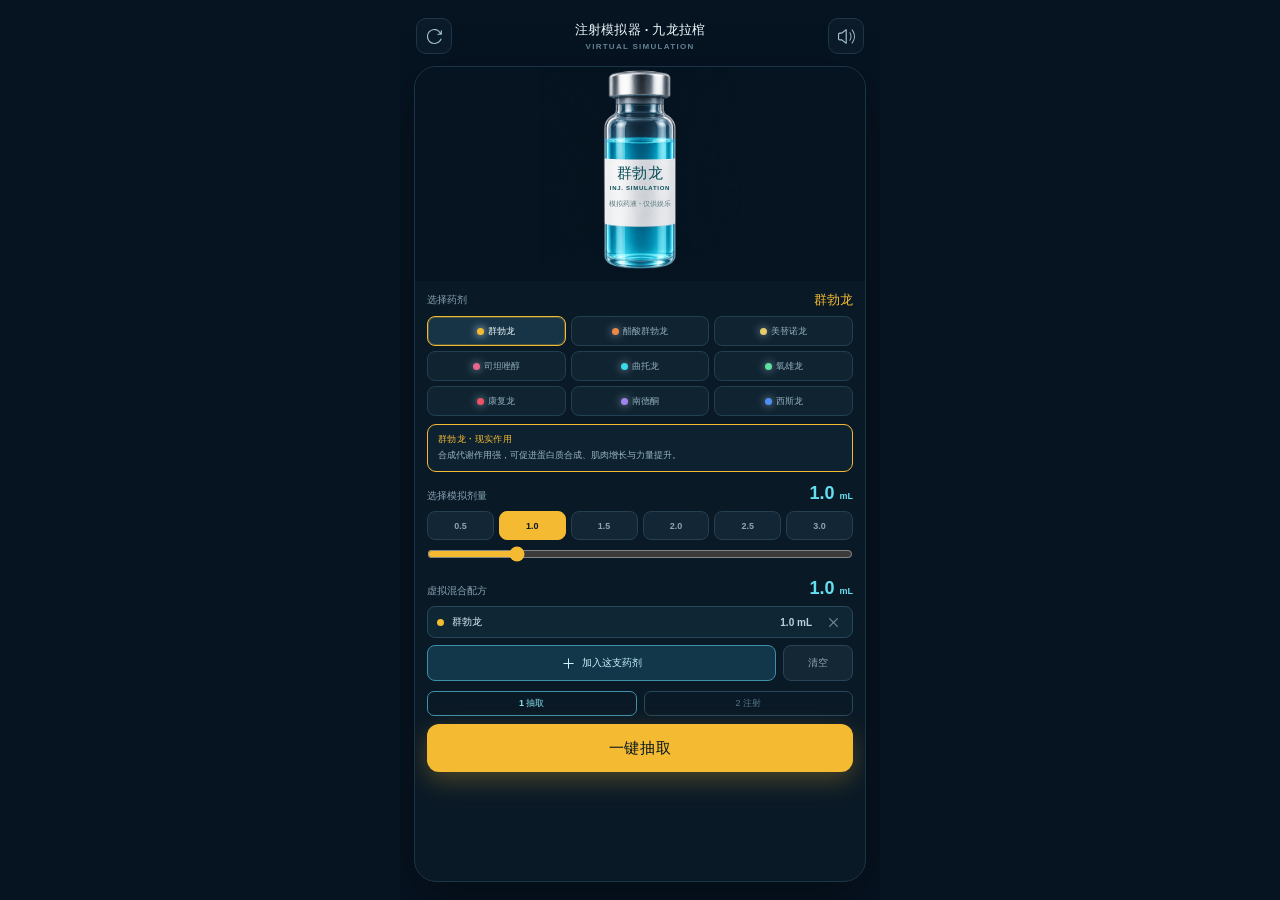
<file: index.html>
<!doctype html>
<html lang="zh-CN">
  <head>
    <meta charset="UTF-8" />
    <meta name="viewport" content="width=device-width, initial-scale=1.0, viewport-fit=cover" />
    <meta name="theme-color" content="#061321" />
    <meta name="description" content="九龙拉棺虚拟注射模拟器" />
    <link rel="manifest" href="/manifest.webmanifest" />
    <link rel="apple-touch-icon" href="/assets/jiulong/app-icon-192.png" />
    <title>九龙拉棺 · 注射模拟器</title>
    <script type="module" crossorigin src="/assets/index-CKshWm_j.js"></script>
    <link rel="stylesheet" crossorigin href="/assets/index-CenGchXX.css">
  </head>
  <body>
    <div id="root"></div>
  </body>
</html>
</file>
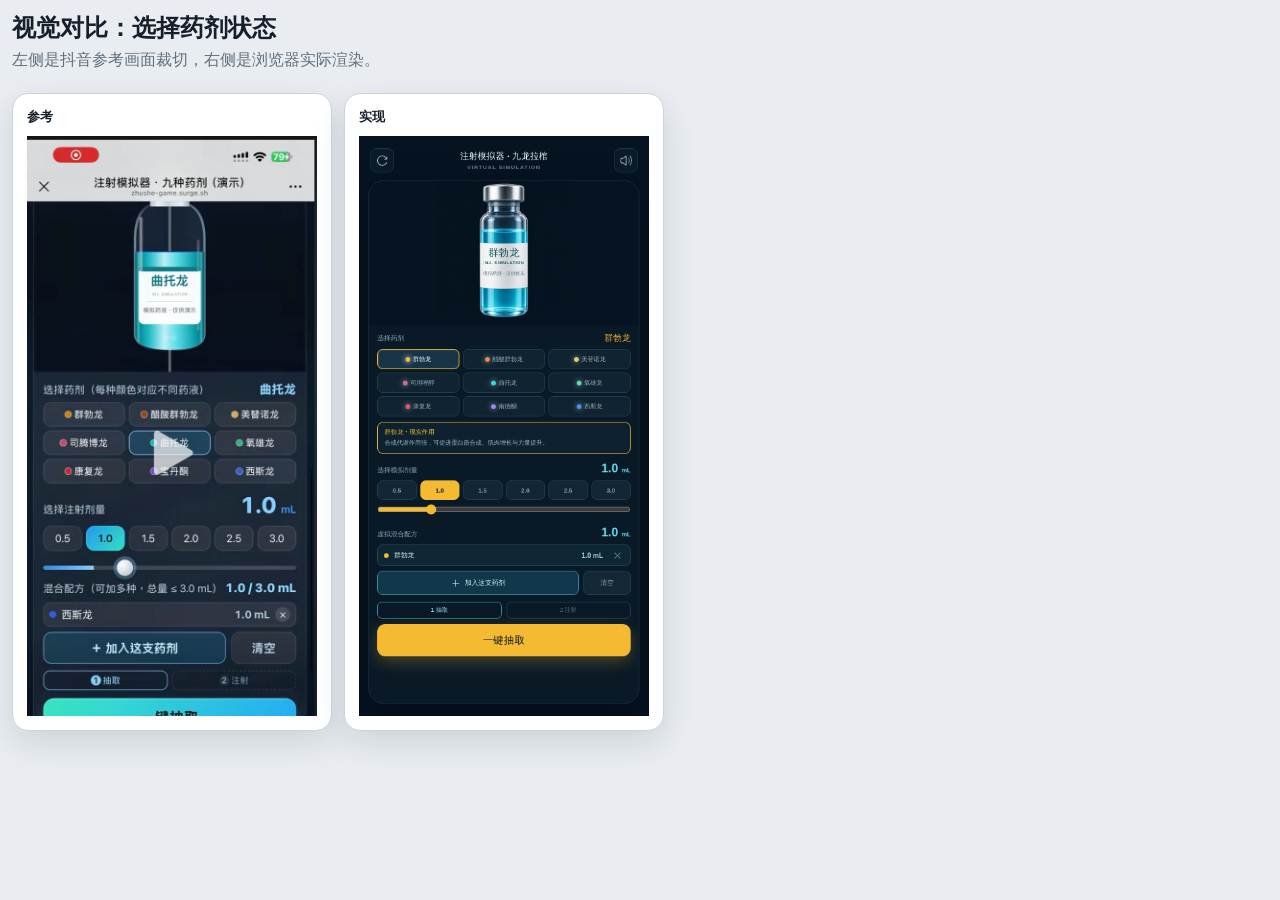
<file: qa-comparison.html>
<!doctype html>
<html lang="zh-CN">
  <head>
    <meta charset="UTF-8" />
    <meta name="viewport" content="width=device-width, initial-scale=1" />
    <title>九龙拉棺设计对比</title>
    <style>
      * { box-sizing: border-box; }
      body { margin: 0; padding: 12px; background: #e9edf1; color: #17202a; font-family: system-ui, sans-serif; }
      h1 { margin: 0 0 6px; font-size: 24px; }
      p { margin: 0 0 22px; color: #61707e; }
      .comparison { display: grid; grid-template-columns: repeat(2, 320px); gap: 12px; align-items: start; }
      .panel { background: white; border: 1px solid #cbd4dc; border-radius: 16px; padding: 14px; box-shadow: 0 12px 32px rgba(20, 35, 50, 0.12); }
      .label { margin-bottom: 10px; font-size: 13px; font-weight: 800; }
      .source-crop { position: relative; width: 290px; height: 580px; overflow: hidden; background: #07131f; }
      .source-crop img { position: absolute; width: 1766px; height: auto; left: -611px; top: -218px; }
      .implementation { width: 290px; height: 580px; overflow: hidden; background: white; }
      iframe { display: block; width: 430px; height: 860px; transform: scale(0.674); transform-origin: top left; border: 0; background: white; }
    </style>
  </head>
  <body>
    <h1>视觉对比：选择药剂状态</h1>
    <p>左侧是抖音参考画面裁切，右侧是浏览器实际渲染。</p>
    <div class="comparison">
      <section class="panel">
        <div class="label">参考</div>
        <div class="source-crop"><img src="/assets/jiulong/reference-douyin.png" alt="抖音参考截图" /></div>
      </section>
      <section class="panel">
        <div class="label">实现</div>
        <div class="implementation"><iframe src="/" title="九龙拉棺实现"></iframe></div>
      </section>
    </div>
  </body>
</html>
</file>
<file: assets/index-CenGchXX.css>
@font-face{font-family:Roboto;font-style:normal;font-display:swap;font-weight:500;src:url(/assets/roboto-latin-500-normal-7RbcRiD8.woff2)format("woff2"),url(/assets/roboto-latin-500-normal-DQZyH_nt.woff)format("woff")}.jiulong-screen{color:#eaf8fb;overscroll-behavior:none;background:#061321;min-height:100%}.phone-stage{background:#061321;overflow:hidden;padding:0!important;display:block!important}.phone-scale-box{margin:0 auto;width:min(100%,480px)!important;height:100dvh!important}.phone-device{width:100%!important;height:100dvh!important;position:relative!important;transform:none!important}.device-screen{width:100%!important;height:100dvh!important;box-shadow:none!important;cursor:auto!important;-webkit-user-select:auto!important;user-select:auto!important;border-radius:0!important;position:relative!important;inset:0!important}.phone-stage,.phone-scale-box,.phone-device,.phone-stage .phone-device .device-screen,.phone-stage .phone-device .device-screen *,.phone-stage .phone-device .device-screen .mobile-scroll,.phone-stage .phone-device .device-screen .mobile-scroll[data-dragging=true]{cursor:auto!important}.phone-stage .phone-device .device-screen button,.phone-stage .phone-device .device-screen input,.phone-stage .phone-device .device-screen [role=button],.phone-stage .phone-device .device-screen .drug-chip{cursor:pointer!important}.device-menu-bar,.phone-bezel,.status-bar,.home-indicator-svg,.android-navigation-bar,.device-camera,.mobile-cursor,.keyboard-dock{display:none!important}.mobile-scroll{touch-action:pan-y!important}.mobile-page{--mobile-safe-area-height:env(safe-area-inset-bottom,0px)!important}.jiulong-app{--accent:#38d9e8;min-height:100dvh;padding:calc(env(safe-area-inset-top,0px) + 18px) 14px calc(var(--mobile-safe-area-height) + 18px);background:#061321;flex-direction:column;font-family:Inter,PingFang SC,Microsoft YaHei,sans-serif;display:flex}button{-webkit-tap-highlight-color:transparent}.app-header{grid-template-columns:36px 1fr 36px;align-items:center;gap:8px;padding:0 2px 12px;display:grid}.title-lockup{flex-direction:column;align-items:center;min-width:0;display:flex}.title-lockup strong{color:#edfafe;letter-spacing:.02em;text-overflow:ellipsis;white-space:nowrap;max-width:100%;font-size:13px;font-weight:760;overflow:hidden}.title-lockup span{color:#678698;letter-spacing:.16em;margin-top:3px;font-size:8px;font-weight:700}.icon-button{color:#a8c6d4;background:#0b1b29;border:1px solid #203749;border-radius:10px;place-items:center;width:36px;height:36px;display:grid}.icon-button:disabled{opacity:.35}.icon-button svg{width:17px;height:17px}.simulator-panel{background:#0a1926;border:1px solid #1b3548;border-radius:22px;flex-direction:column;flex:1;display:flex;overflow:hidden;box-shadow:0 18px 55px #00000057}.vial-stage{background:#061321;height:214px;position:relative;overflow:hidden}.vial-image{object-fit:contain;object-position:center;width:100%;height:100%;display:block;transform:scale(1.42)}.vial-copy{color:#0b4e59;text-align:center;pointer-events:none;flex-direction:column;justify-content:center;align-items:center;width:88px;min-height:58px;display:flex;position:absolute;top:90px;left:50%;transform:translate(-50%)}.vial-copy strong{letter-spacing:.04em;font-size:15px;font-weight:900}.vial-copy span{letter-spacing:.12em;margin-top:2px;font-size:6px;font-weight:800}.vial-copy small{color:#5c7a7e;margin-top:8px;font-size:7px;font-weight:600}.section-heading{color:#86a3b3;justify-content:space-between;align-items:center;padding:10px 12px 7px;font-size:10px;display:flex}.section-heading strong{font-size:13px;transition:color .22s}.drug-grid{grid-template-columns:repeat(3,minmax(0,1fr));gap:5px;padding:0 12px;display:grid}.drug-chip{color:#91aebd;white-space:nowrap;background:#102331;border:1px solid #233f52;border-radius:8px;justify-content:center;align-items:center;gap:4px;min-width:0;height:30px;font-size:9px;font-weight:650;transition:border-color .15s,background-color .15s,color .15s;display:flex}.drug-chip i{border-radius:50%;flex:none;width:7px;height:7px;display:block;box-shadow:0 0 8px}.drug-chip[data-selected=true]{border-color:var(--accent);color:#effcff;box-shadow:inset 0 0 0 1px color-mix(in srgb, var(--accent) 25%, transparent);background:#173447}.drug-summary{background:#0d2130;border:1px solid;border-radius:9px;min-height:48px;margin:8px 12px 0;padding:8px 10px;transition:border-color .18s}.drug-summary span{letter-spacing:.04em;margin-bottom:3px;font-size:9px;font-weight:800;display:block}.drug-summary p{color:#9bb8c5;margin:0;font-size:9px;line-height:1.5}.dose-section,.recipe-section{padding:11px 12px 0}.control-heading{color:#86a3b3;justify-content:space-between;align-items:baseline;margin-bottom:7px;font-size:10px;display:flex}.control-heading strong{color:#65dff0;font-size:18px;font-weight:850}.control-heading small{font-size:9px}.dose-options{grid-template-columns:repeat(6,minmax(0,1fr));gap:5px;display:grid}.dose-chip{color:#8ba4b2;background:#132635;border:1px solid #263f51;border-radius:8px;height:29px;font-size:9px;font-weight:700}.dose-chip[data-selected=true]{border-color:var(--accent);background:var(--accent);color:#071820}.dose-range{width:100%;height:18px;accent-color:var(--accent);margin:5px 0 0}.recipe-list{gap:5px;display:grid}.empty-recipe{color:#5f7d8d;text-align:center;border:1px dashed #294256;border-radius:8px;margin:0;padding:8px 10px;font-size:9px}.recipe-item{color:#dceff5;background:#0f2635;border:1px solid #28475b;border-radius:8px;grid-template-columns:8px 1fr auto 28px;align-items:center;gap:7px;min-height:32px;padding:0 5px 0 9px;font-size:10px;display:grid}.recipe-item>i{border-radius:50%;width:7px;height:7px}.recipe-item>strong{color:#b8d4df;font-size:10px}.recipe-item>button{color:#6f8c9b;background:0 0;border:0;place-items:center;width:28px;height:26px;display:grid}.recipe-actions{grid-template-columns:1fr 70px;gap:7px;margin-top:7px;display:grid}.add-button,.clear-button{border-radius:8px;justify-content:center;align-items:center;gap:6px;height:36px;font-size:10px;font-weight:750;display:flex}.add-button{color:#c8f4fb;background:#12364a;border:1px solid #3e8fac}.clear-button{color:#8ba5b2;background:#142735;border:1px solid #294456}.clear-button:disabled{opacity:.38}.step-tabs{color:#587789;text-align:center;grid-template-columns:1fr 1fr;gap:7px;margin:10px 12px 0;font-size:9px;display:grid}.step-tabs strong,.step-tabs span{border:1px solid #26485c;border-radius:7px;padding:5px}.step-tabs strong{color:#87e5f1;border-color:#3d91ad}.primary-button.draw-button{width:calc(100% - 24px);margin:8px 12px 12px}.primary-button{background:var(--accent);width:calc(100% - 28px);min-height:48px;box-shadow:0 8px 24px color-mix(in srgb, var(--accent) 28%, transparent);color:#04151d;letter-spacing:.04em;border:0;border-radius:12px;margin:14px;font-size:15px;font-weight:850;transition:transform .12s,opacity .12s}.primary-button:active{transform:scale(.985)}.primary-button:disabled{opacity:.42}.process-screen,.complete-screen{flex-direction:column;flex:1;align-items:center;min-height:630px;padding:28px 14px 14px;display:flex}.eyebrow{color:var(--accent);letter-spacing:.16em;text-transform:uppercase;margin:0;font-size:11px;font-weight:800}.syringe-stage{background:#061321;width:190px;height:370px;margin:14px auto 4px;position:relative;overflow:hidden}.syringe-stage.compact{width:170px;height:360px;margin-top:8px}.syringe-image{object-fit:cover;object-position:center;width:100%;height:100%;display:block;position:absolute;inset:0}.syringe-liquid-reveal{filter:saturate(1.08) drop-shadow(0 0 7px color-mix(in srgb, var(--accent) 24%, transparent));transition:clip-path 50ms linear}.syringe-full-state{transition:opacity .16s ease-out}.progress-track{background:#1d3342;border-radius:999px;width:calc(100% - 28px);height:7px;overflow:hidden}.progress-track span{border-radius:inherit;background:var(--accent);height:100%;transition:width 50ms linear;display:block}.process-copy{justify-content:space-between;align-items:baseline;width:calc(100% - 28px);padding-top:9px;display:flex}.process-copy strong{color:var(--accent);font-size:27px;font-weight:840}.process-copy span{color:#7895a5;font-size:11px}.process-screen .primary-button{margin-top:auto}.injecting-screen{padding-top:24px}.injecting-screen .syringe-stage{height:348px;margin-top:4px}.hold-button{color:#dff8fb;touch-action:none;-webkit-user-select:none;user-select:none;background:#0d2635;border:1px solid #275068;border-radius:18px;flex-direction:column;justify-content:center;align-items:center;gap:8px;width:calc(100% - 28px);min-height:116px;margin-top:auto;display:flex}.hold-button[data-holding=true]{border-color:var(--accent);box-shadow:0 0 30px color-mix(in srgb, var(--accent) 20%, transparent);background:#12364a}.hold-ring{--progress:0deg;background:conic-gradient(from -90deg, var(--accent) 0deg var(--progress), #29465a var(--progress) 360deg);border-radius:50%;place-items:center;width:58px;height:58px;display:grid;position:relative}.hold-ring:after{border-radius:inherit;content:"";background:#0d2635;position:absolute;inset:5px}.hold-button[data-holding=true] .hold-ring:after{background:#12364a}.hold-ring strong{z-index:1;font-size:14px;font-weight:850;position:relative}.hold-button>span:last-child{color:#9bb9c7;font-size:11px;font-weight:700}.complete-screen{text-align:center;justify-content:center;padding:48px 28px 28px;animation:.7s ease-out complete-flash}.complete-mark{border:2px solid var(--accent);width:104px;height:104px;box-shadow:0 0 42px color-mix(in srgb, var(--accent) 34%, transparent);background:#0c2634;border-radius:50%;place-items:center;margin-bottom:24px;display:grid}.complete-mark svg{width:54px;height:54px;color:var(--accent)}.complete-screen h1{color:#f1fcff;letter-spacing:-.03em;max-width:280px;margin:12px 0 9px;font-size:29px;font-weight:900;line-height:1.22}.complete-screen>p:last-of-type{color:#7694a3;margin:0;font-size:11px}.complete-screen .primary-button{margin-top:52px}@keyframes complete-flash{0%{background:color-mix(in srgb, var(--accent) 36%, #061321)}to{background:0 0}}@media (height<=820px){.jiulong-app{padding-top:calc(env(safe-area-inset-top,0px) + 14px)}.vial-stage{height:196px}.vial-copy{top:80px}.process-screen,.complete-screen{min-height:560px}.syringe-stage,.syringe-stage.compact{height:320px}}@media (prefers-reduced-motion:reduce){.primary-button{transition-duration:80ms}.syringe-liquid-reveal,.progress-track span{transition-duration:50ms}.syringe-full-state{transition-duration:.12s}.complete-screen{animation-duration:.35s}}:root{color:#151515;font-synthesis:none;text-rendering:optimizelegibility;-webkit-font-smoothing:antialiased;background:#fff;font-family:Inter,ui-sans-serif,system-ui,-apple-system,BlinkMacSystemFont,Segoe UI,sans-serif}*{box-sizing:border-box}html,body,#root{width:100%;height:100%;margin:0}.mobile-carousel{overscroll-behavior:contain;scrollbar-width:none;-webkit-user-select:none;user-select:none;width:100%;min-width:0;max-width:100%;display:block;position:relative;overflow:auto}.mobile-carousel::-webkit-scrollbar{display:none}.mobile-carousel{touch-action:pan-y;overflow:auto hidden}.mobile-carousel[data-dragging=true]{cursor:none}.mobile-carousel-content{width:max-content;min-width:100%;transform:translateX(var(--mobile-carousel-overdrag));will-change:transform;display:flex}.mobile-carousel-scrollbar{z-index:4;opacity:0;pointer-events:none;transition:opacity .15s;position:absolute;inset:0}.mobile-carousel-scrollbar[data-visible=true]{opacity:1}.mobile-carousel-scrollbar-thumb{background:#00000059;border-radius:999px;height:3px;position:absolute;bottom:4px;right:4px}body{min-width:320px;overflow:hidden}button,input,textarea{font:inherit}button{cursor:pointer}.phone-stage{place-items:center;width:100%;height:100%;padding:24px;display:grid;position:relative}.device-menu-bar{z-index:100;border-radius:12px;padding:3px;position:absolute;top:18px;right:18px}.device-picker-trigger{color:#151515;background:0 0;border:0;border-radius:9px;align-items:center;gap:10px;height:34px;padding:0 10px 0 12px;font:600 14px/1 ui-sans-serif,system-ui,sans-serif;display:flex}.device-picker-trigger:hover,.device-picker-trigger[data-state=open]{background:#0000000e}.device-picker-trigger:focus-visible{outline-offset:2px;outline:2px solid #000000b8}.device-picker-menu{z-index:200;min-width:168px;transform-origin:var(--radix-dropdown-menu-content-transform-origin);background:#fffffffa;border-radius:12px;padding:3px;animation:.12s ease-out device-menu-in;box-shadow:0 0 1px #0000000f,0 0 0 1px #00000014,0 4px 4px #0000000d}.device-picker-item{color:#181818;-webkit-user-select:none;user-select:none;border-radius:8px;outline:none;justify-content:space-between;align-items:center;height:34px;padding:0 9px 0 10px;font:500 14px/1 ui-sans-serif,system-ui,sans-serif;display:flex}.device-picker-item[data-highlighted]{background:#f0f0f0}.device-picker-item[data-state=checked]{font-weight:600}.device-picker-check{color:#181818;place-items:center;display:grid}@keyframes device-menu-in{0%{opacity:0;transform:scale(.98)translateY(-2px)}to{opacity:1;transform:scale(1)translateY(0)}}.phone-scale-box{position:relative}.phone-device{transform-origin:0 0;-webkit-user-select:none;user-select:none;position:absolute;top:0;left:0}.phone-bezel{object-fit:contain;z-index:2;-webkit-user-drag:none;pointer-events:none;width:100%;height:100%;display:block;position:absolute;inset:0}.device-screen{cursor:none;z-index:1;-webkit-user-select:none;user-select:none;background:#fff;border-radius:42px;position:absolute;overflow:hidden;box-shadow:inset 0 0 0 1px #00000014}.device-camera{z-index:75;pointer-events:none;background:#050505;border-radius:50%;display:block;position:absolute;box-shadow:inset 0 0 0 1px #ffffff14}.device-screen,.device-screen *{cursor:none!important}.device-screen img,.keyboard-asset{-webkit-user-drag:none;-webkit-user-select:none;user-select:none}.device-screen input,.device-screen textarea,.device-screen select,.device-screen option,.device-screen [contenteditable=true]{-webkit-user-select:auto;user-select:auto}.device-screen:active,.device-screen:active *,.device-screen input,.device-screen textarea,.device-screen button,.device-screen a,.device-screen [role=button]{cursor:none!important}.device-screen[data-cursor-debug=true],.device-screen[data-cursor-debug=true] *{cursor:default!important}.device-screen :focus,.device-screen :focus-visible{box-shadow:none!important;outline:0!important}.flow-stack,.flow-scenes,.flow-screen,.mobile-app-viewport{position:absolute;inset:0}.mobile-app-viewport[data-platform=android][data-keyboard-visible=false]{bottom:var(--device-safe-area-bottom,48px)}.flow-stack{--flow-header-height:0px;--flow-header-content-height:0px;--flow-header-safe-area:0px;--flow-footer-height:0px;--keyboard-height:0px;touch-action:pan-y;background:0 0;overflow:hidden}.flow-fixed-header{z-index:12;height:var(--flow-header-height);padding-top:var(--flow-header-safe-area);box-sizing:border-box;-webkit-backdrop-filter:none;backdrop-filter:none;background:0 0;border-bottom:0;position:absolute;top:0;left:0;right:0}.flow-fixed-footer{z-index:12;right:0;bottom:var(--keyboard-height);height:var(--flow-footer-height);background:0 0;transition:bottom .26s cubic-bezier(.2,.8,.2,1);position:absolute;left:0}.flow-scenes{top:var(--flow-header-height);bottom:0;overflow:hidden}.flow-screen{will-change:transform;background:0 0;overflow:hidden}.mobile-page{--mobile-safe-area-height:var(--device-safe-area-bottom,34px);--keyboard-height:0px;position:absolute;inset:0}.mobile-page[data-keyboard-visible=true],.mobile-app-viewport[data-platform=android] .mobile-page{--mobile-safe-area-height:0px}.mobile-scroll{top:0;right:0;bottom:var(--keyboard-height);-webkit-overflow-scrolling:touch;overscroll-behavior:contain;scrollbar-width:none;touch-action:none;-webkit-user-select:none;user-select:none;transition:bottom .26s cubic-bezier(.2,.8,.2,1);position:absolute;left:0;overflow:hidden auto}.mobile-scroll::-webkit-scrollbar{display:none}.mobile-scroll[data-dragging=true]{cursor:none}.mobile-cursor{z-index:80;opacity:0;pointer-events:none;will-change:transform;background:radial-gradient(circle at 50% 44%,#ffffffb3 0 34%,#ffffff8a 58%,#eeeeee7a 100%);border:.5px solid #0000001f;border-radius:999px;width:48px;height:48px;transition:opacity 90ms,background 80ms,box-shadow 80ms;position:absolute;top:0;left:0;box-shadow:inset 0 1px 2px #fff9,inset 0 -5px 10px #0000000d,inset 0 0 0 1px #00000006}.mobile-cursor:before{content:"";pointer-events:none;background:linear-gradient(#ffffff61,#fff0);border-radius:999px;width:32px;height:17px;position:absolute;top:3px;left:50%;transform:translate(-50%)}.mobile-cursor:after{border-radius:inherit;content:"";pointer-events:none;position:absolute;inset:0;box-shadow:inset 1px 0 3px #ffffff47,inset -1px 0 3px #00000005}.mobile-cursor-hotspot{pointer-events:none;background:#ffffffd1;border:1px solid #007afff2;border-radius:999px;width:9px;height:9px;position:absolute;top:50%;left:50%;transform:translate(-50%,-50%);box-shadow:0 0 0 1px #ffffffbf,0 0 0 3px #007aff29}.mobile-cursor-hotspot:before,.mobile-cursor-hotspot:after{content:"";background:#007afff2;position:absolute;top:50%;left:50%;transform:translate(-50%,-50%)}.mobile-cursor-hotspot:before{width:17px;height:1px}.mobile-cursor-hotspot:after{width:1px;height:17px}.mobile-cursor[data-visible=true]{opacity:1}.mobile-cursor[data-active=true]{background:radial-gradient(circle at 50% 55%,#e8e8e894 0 30%,#f8f8f880 62%,#ffffffad 100%);box-shadow:inset 0 3px 7px #00000014,inset 0 -4px 8px #ffffff57,inset 0 0 0 1px #00000008}.mobile-cursor[data-active=true]:before{background:linear-gradient(#0000000e,#0000)}.mobile-cursor[data-active=true]:after{box-shadow:inset 0 5px 9px #0000000b,inset 0 -3px 7px #ffffff47}.mobile-scroll-content{will-change:transform;grid-template-columns:minmax(0,1fr);gap:0;min-width:0;padding:0;display:grid}.app-screen{background:#fff}.mobile-scrollbar{z-index:9;top:4px;right:5px;bottom:calc(var(--mobile-safe-area-height) + var(--keyboard-height) + 4px);opacity:0;pointer-events:none;width:4px;transition:bottom .26s cubic-bezier(.2,.8,.2,1),opacity .18s;position:absolute}.mobile-page[data-keyboard-dragging=true] .mobile-scroll,.mobile-page[data-keyboard-dragging=true] .mobile-scrollbar,.flow-stack[data-keyboard-dragging=true] .flow-fixed-footer{transition:none}.mobile-scrollbar[data-visible=true]{opacity:1}.mobile-scrollbar-thumb{background:#00000047;border-radius:999px;width:4px;min-height:36px;transition:background .12s;box-shadow:0 0 0 1px #ffffff2e}.status-bar{z-index:72;color:#050505;pointer-events:none;background:0 0;grid-template-columns:1fr auto;align-items:center;height:54px;padding:10px 34px 0 36px;font-family:-apple-system,BlinkMacSystemFont,SF Pro Text,Helvetica Neue,Arial,sans-serif;display:grid;position:absolute;top:0;left:0;right:0}.device-screen[data-device=pixel-10] .status-bar{align-items:start;height:auto;padding:32px 32px 0;font-family:Roboto,Arial,sans-serif}.status-time{text-align:center;letter-spacing:0;justify-self:start;min-width:58px;font-size:15px;font-weight:600;line-height:1}.status-indicators{justify-self:end;align-items:center;display:flex}.status-indicator-svg{display:block}.status-indicator-svg[data-platform=ios]{width:79px;height:13px}.status-indicator-svg[data-platform=android]{width:50px;height:14px}.device-screen[data-device=pixel-10] .status-time{font-weight:500;transform:translateY(2px)}.home-indicator-svg{z-index:70;width:100%;height:var(--device-safe-area-bottom,34px);pointer-events:none;display:block;position:absolute;bottom:0;left:0;right:0}.android-navigation-bar{z-index:70;width:428px;height:var(--device-safe-area-bottom,48px);pointer-events:none;-webkit-user-drag:none;display:block;position:absolute;bottom:-1px;left:-1px}h1,h2,p{margin:0}h1{letter-spacing:0;font-size:26px;line-height:1.08}h2{font-size:15px}p{color:#555;font-size:14px;line-height:1.45}.field-label{color:#555;font-size:13px;font-weight:800}.mobile-field{gap:8px;display:grid}.mobile-field input{color:#151515;background:#fff;border:1px solid #0000001a;border-radius:8px;outline:0;width:100%;min-height:44px;padding:0 12px}.mobile-field input:focus{box-shadow:none;border-color:#00000029}.device-screen .mobile-field input:focus,.device-screen .mobile-field input:focus-visible{border-color:#0000001f;box-shadow:none!important;outline:0!important}.sheet-overlay{z-index:20;background:#00000057;position:absolute;inset:0}.bottom-sheet{z-index:21;touch-action:none;background:#fff;border-radius:22px 22px 0 0;flex-direction:column;min-height:260px;display:flex;position:absolute;left:0;right:0;overflow:hidden;box-shadow:0 -16px 48px #0003}.sheet-handle-zone{touch-action:none;place-items:center;height:30px;display:grid}.sheet-handle{background:#c9c9c4;border-radius:999px;width:42px;height:5px}.sheet-header{gap:4px;padding:0 18px 14px;display:grid}.sheet-title{margin:0;font-size:18px;font-weight:900}.sheet-description{color:#737373;margin:0;font-size:13px;line-height:1.35}.sheet-content{padding:0 18px 24px;overflow:auto}.keyboard-dock{z-index:30;height:339px;box-shadow:none;pointer-events:none;will-change:transform;background:#d8d9de;border-radius:32px 32px 0 0;padding:0;position:absolute;bottom:-1px;left:0;right:0;overflow:hidden}.keyboard-dock[data-platform=android]{background:#f3f2f6;border-radius:0;box-shadow:0 -1px 2px #00000014}.keyboard-dock[data-visible=true]{pointer-events:auto}.keyboard-asset{z-index:1;border-radius:inherit;object-fit:cover;object-position:center bottom;-webkit-user-drag:none;pointer-events:none;width:100%;height:100%;display:block;position:relative}.keyboard-dock[data-platform=android] .keyboard-asset{object-fit:fill;border-radius:0}
</file>
